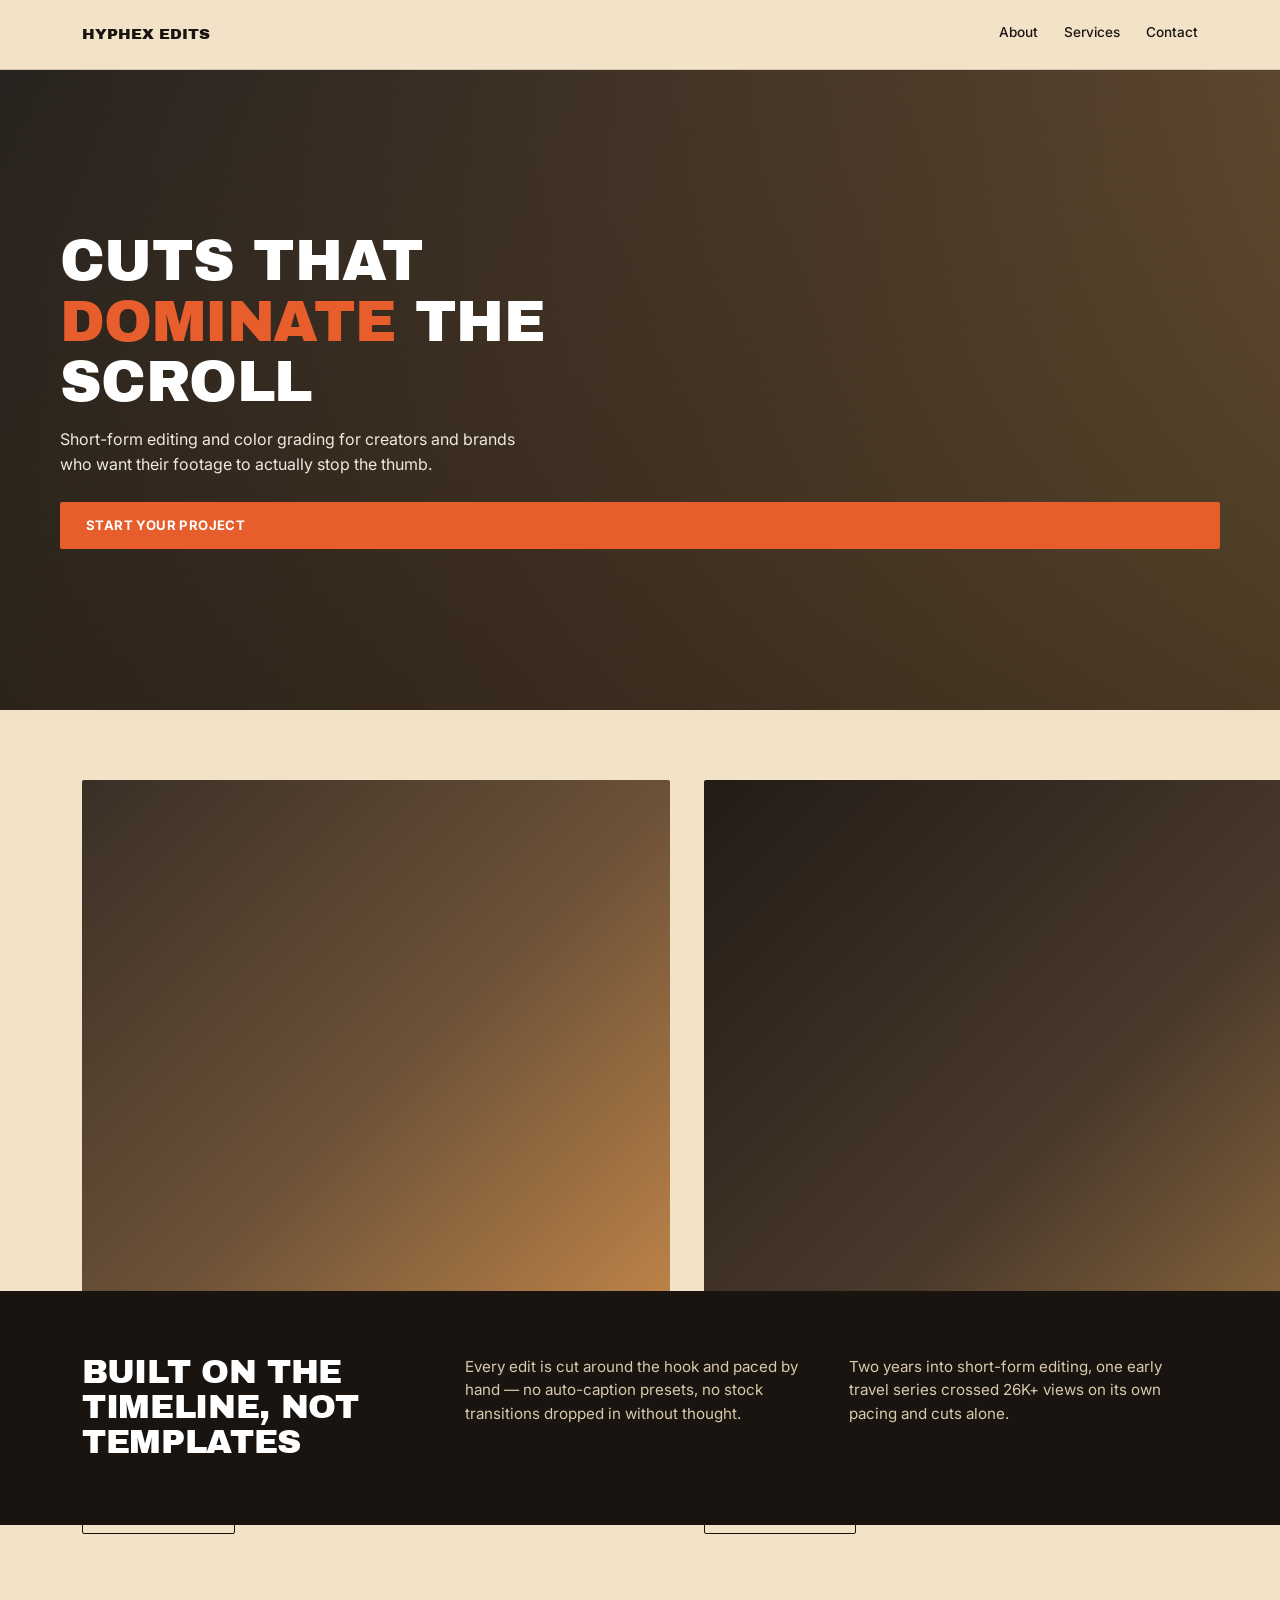
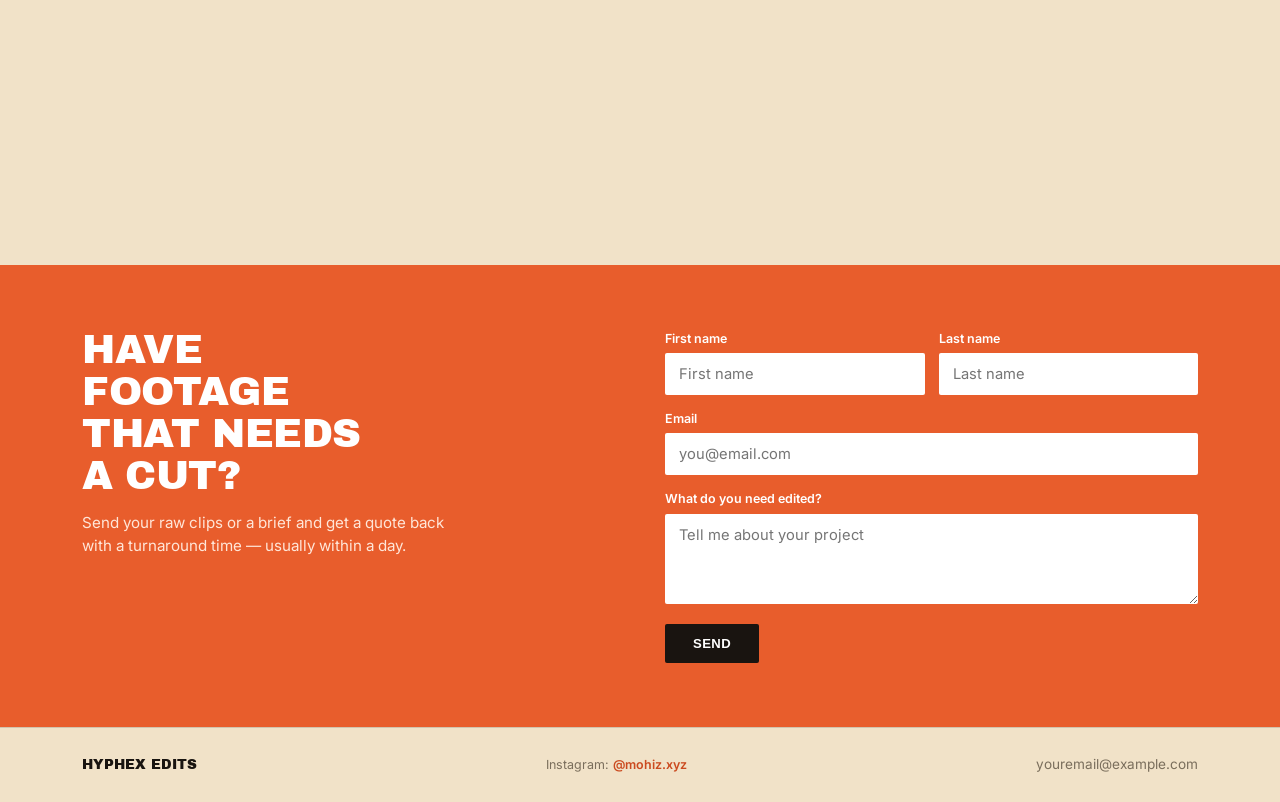
<file: index.html>
<!DOCTYPE html>
<html lang="en">
<head>
<meta charset="UTF-8">
<meta name="viewport" content="width=device-width, initial-scale=1.0">
<title>HyPhex Edits — Video Editing Services</title>
<link rel="stylesheet" href="style.css">
</head>
<body>

<nav>
  <div class="wrap">
    <div class="site-title">HyPhex Edits</div>
    <div class="navlinks">
      <a href="about.html">About</a>
      <a href="services.html">Services</a>
      <a href="contact.html">Contact</a>
    </div>
  </div>
</nav>

<header class="hero">
  <div class="hero-photo photo ph-1">
    <div class="hero-overlay">
      <h1>Cuts that <span class="accent">dominate</span> the scroll</h1>
      <p>Short-form editing and color grading for creators and brands who want their footage to actually stop the thumb.</p>
      <a href="contact.html" class="btn btn-orange">Start your project</a>
    </div>
  </div>
</header>

<section>
  <div class="wrap">
    <div class="section-split reveal-stagger reveal">
      <div class="card">
        <div class="card-photo photo ph-2"></div>
        <h3>Short-form Reels Editing</h3>
        <div class="price">From $60 / video</div>
        <p class="desc">Vertical edits paced for retention — hook, pacing, captions, done.</p>
        <a href="services.html" class="btn btn-outline">View details</a>
      </div>
      <div class="card">
        <div class="card-photo photo ph-3"></div>
        <h3>Color Grading &amp; LUTs</h3>
        <div class="price">From $40 / pack</div>
        <p class="desc">Custom DaVinci Resolve grades, exported as reusable LUTs.</p>
        <a href="services.html" class="btn btn-outline">View details</a>
      </div>
      <div class="card">
        <div class="card-photo photo ph-4"></div>
        <h3>Brand Concept Package</h3>
        <div class="price">From $150 / concept</div>
        <p class="desc">Full concept-to-export short-form package for local businesses.</p>
        <a href="services.html" class="btn btn-outline">View details</a>
      </div>
    </div>
  </div>
</section>

<div class="statement-band reveal">
  <div class="wrap">
    <h2>Built on the timeline, not templates</h2>
    <p>Every edit is cut around the hook and paced by hand — no auto-caption presets, no stock transitions dropped in without thought.</p>
    <p>Two years into short-form editing, one early travel series crossed 26K+ views on its own pacing and cuts alone.</p>
  </div>
</div>

<div class="duo-photo photo ph-5 reveal" style="min-height:340px;"></div>

<div class="cta-block reveal">
  <div class="wrap">
    <div>
      <h2>Have footage that needs a cut?</h2>
      <p>Send your raw clips or a brief and get a quote back with a turnaround time — usually within a day.</p>
    </div>
    <form action="https://formspree.io/f/mkjnvrjn" method="POST">
      <div class="form-row">
        <div><label>First name</label><input type="text" name="first_name" placeholder="First name" required></div>
        <div><label>Last name</label><input type="text" name="last_name" placeholder="Last name" required></div>
      </div>
      <div><label>Email</label><input type="email" name="email" placeholder="you@email.com" required></div>
      <div><label>What do you need edited?</label><textarea name="message" placeholder="Tell me about your project" required></textarea></div>
      <button type="submit" class="submit-btn">Send</button>
    </form>
  </div>
</div>

<footer>
  <div class="wrap">
    <div class="site-title">HyPhex Edits</div>
    <div class="made-with">Instagram: <a href="https://instagram.com/mohiz.xyz" target="_blank">@mohiz.xyz</a></div>
    <div class="socials">youremail@example.com</div>
  </div>
</footer>

<script>
  const revealEls = document.querySelectorAll('.reveal');
  const io = new IntersectionObserver((entries) => {
    entries.forEach(entry => {
      if (entry.isIntersecting) {
        entry.target.classList.add('in-view');
        io.unobserve(entry.target);
      }
    });
  }, { threshold: 0.15, rootMargin: '0px 0px -60px 0px' });
  revealEls.forEach(el => io.observe(el));
</script>
</body>
</html>


</body>
</html>
</file>
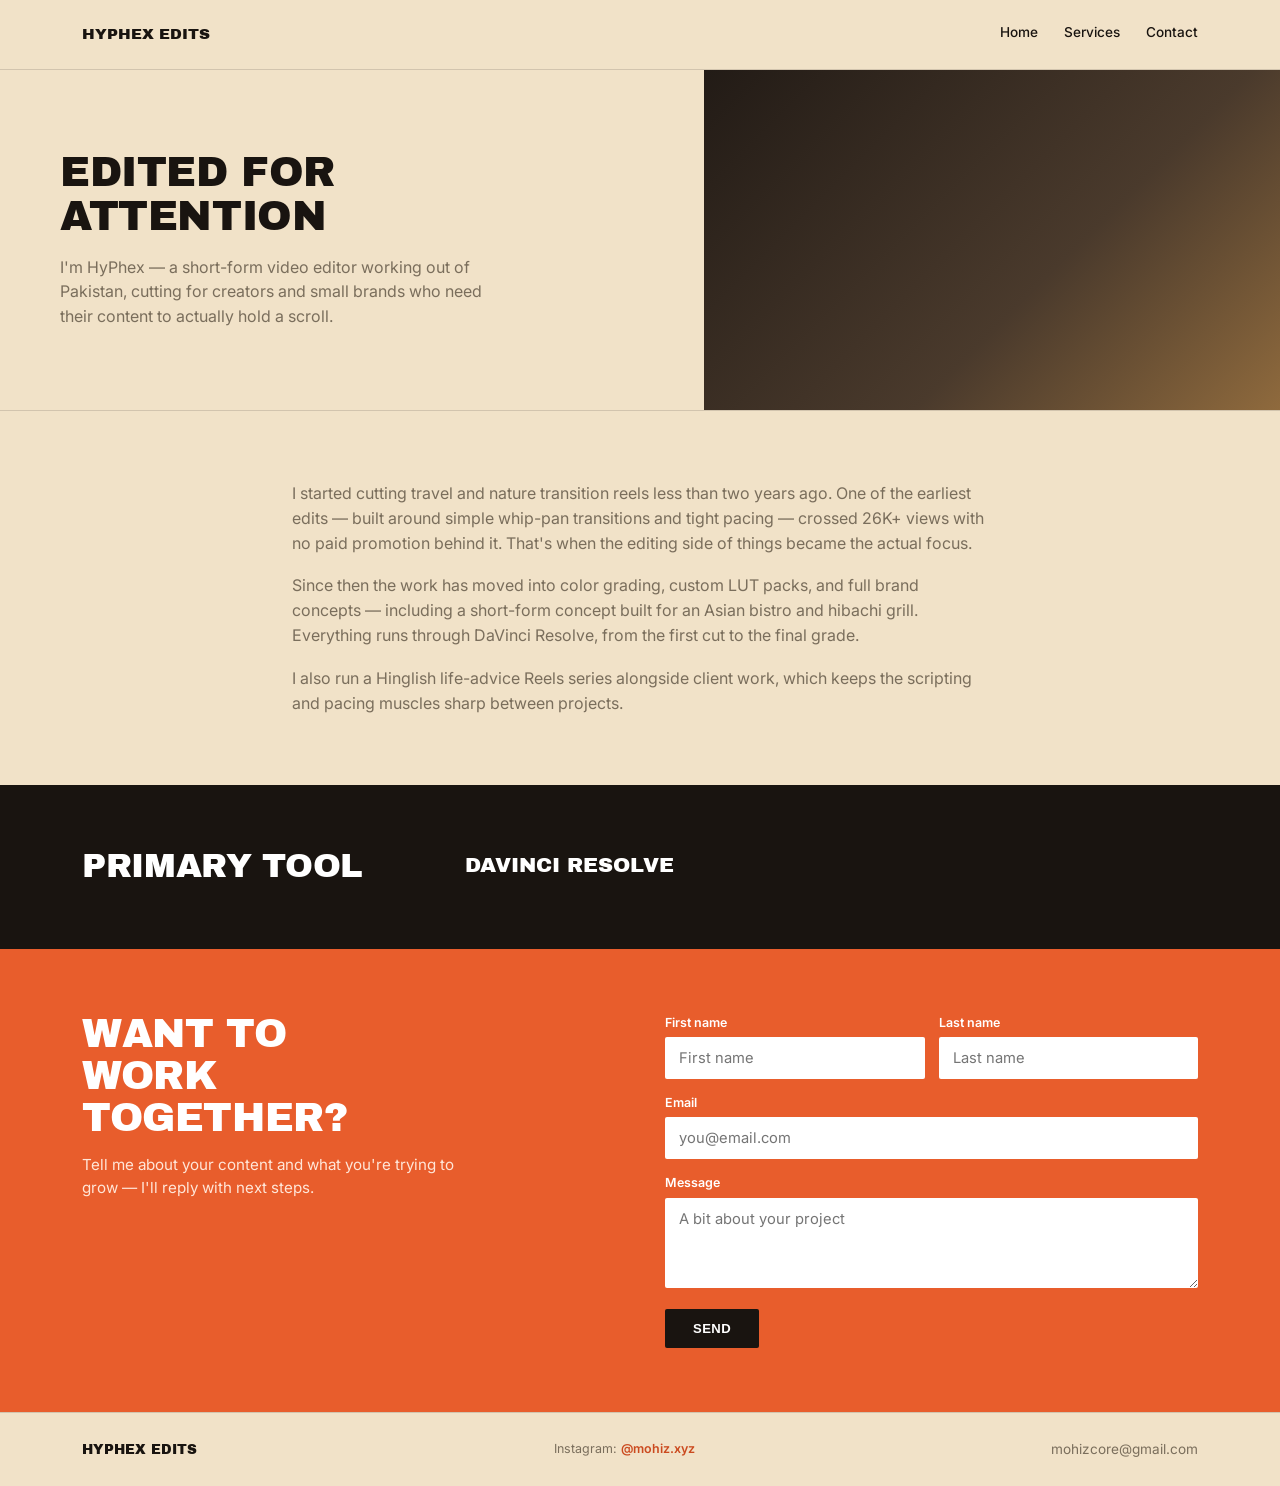
<file: about.html>
<!DOCTYPE html>
<html lang="en">
<head>
<meta charset="UTF-8">
<meta name="viewport" content="width=device-width, initial-scale=1.0">
<title>About — HyPhex Edits</title>
<link rel="stylesheet" href="style.css">
</head>
<body>

<nav>
  <div class="wrap">
    <div class="site-title">HyPhex Edits</div>
    <div class="navlinks">
      <a href="index.html">Home</a>
      <a href="services.html">Services</a>
      <a href="contact.html">Contact</a>
    </div>
  </div>
</nav>

<div class="page-hero">
  <div class="page-hero-text">
    <h1>Edited for attention</h1>
    <p>I'm HyPhex — a short-form video editor working out of Pakistan, cutting for creators and small brands who need their content to actually hold a scroll.</p>
  </div>
  <div class="page-hero-photo photo ph-3"></div>
</div>

<section>
  <div class="wrap" style="max-width:760px;">
    <p style="margin-bottom:18px; color:var(--grey);">I started cutting travel and nature transition reels less than two years ago. One of the earliest edits — built around simple whip-pan transitions and tight pacing — crossed 26K+ views with no paid promotion behind it. That's when the editing side of things became the actual focus.</p>
    <p style="margin-bottom:18px; color:var(--grey);">Since then the work has moved into color grading, custom LUT packs, and full brand concepts — including a short-form concept built for an Asian bistro and hibachi grill. Everything runs through DaVinci Resolve, from the first cut to the final grade.</p>
    <p style="color:var(--grey);">I also run a Hinglish life-advice Reels series alongside client work, which keeps the scripting and pacing muscles sharp between projects.</p>
  </div>
</section>

<div class="statement-band">
  <div class="wrap">
    <h2>Primary tool</h2>
    <p style="color:#fff; font-family:'Archivo Black'; font-size:1.3rem; text-transform:uppercase;">DaVinci Resolve</p>
  </div>
</div>

<div class="cta-block">
  <div class="wrap">
    <div>
      <h2>Want to work together?</h2>
      <p>Tell me about your content and what you're trying to grow — I'll reply with next steps.</p>
    </div>
    <form>
      <div class="form-row">
        <div><label>First name</label><input type="text" placeholder="First name"></div>
        <div><label>Last name</label><input type="text" placeholder="Last name"></div>
      </div>
      <div><label>Email</label><input type="email" placeholder="you@email.com"></div>
      <div><label>Message</label><textarea placeholder="A bit about your project"></textarea></div>
      <button type="submit" class="submit-btn">Send</button>
    </form>
  </div>
</div>

<footer>
  <div class="wrap">
    <div class="site-title">HyPhex Edits</div>
    <div class="made-with">Instagram: <a href="https://instagram.com/mohiz.xyz" target="_blank">@mohiz.xyz</a></div>
    <div class="socials">mohizcore@gmail.com</div>
  </div>
</footer>

</body>
</html>
</file>
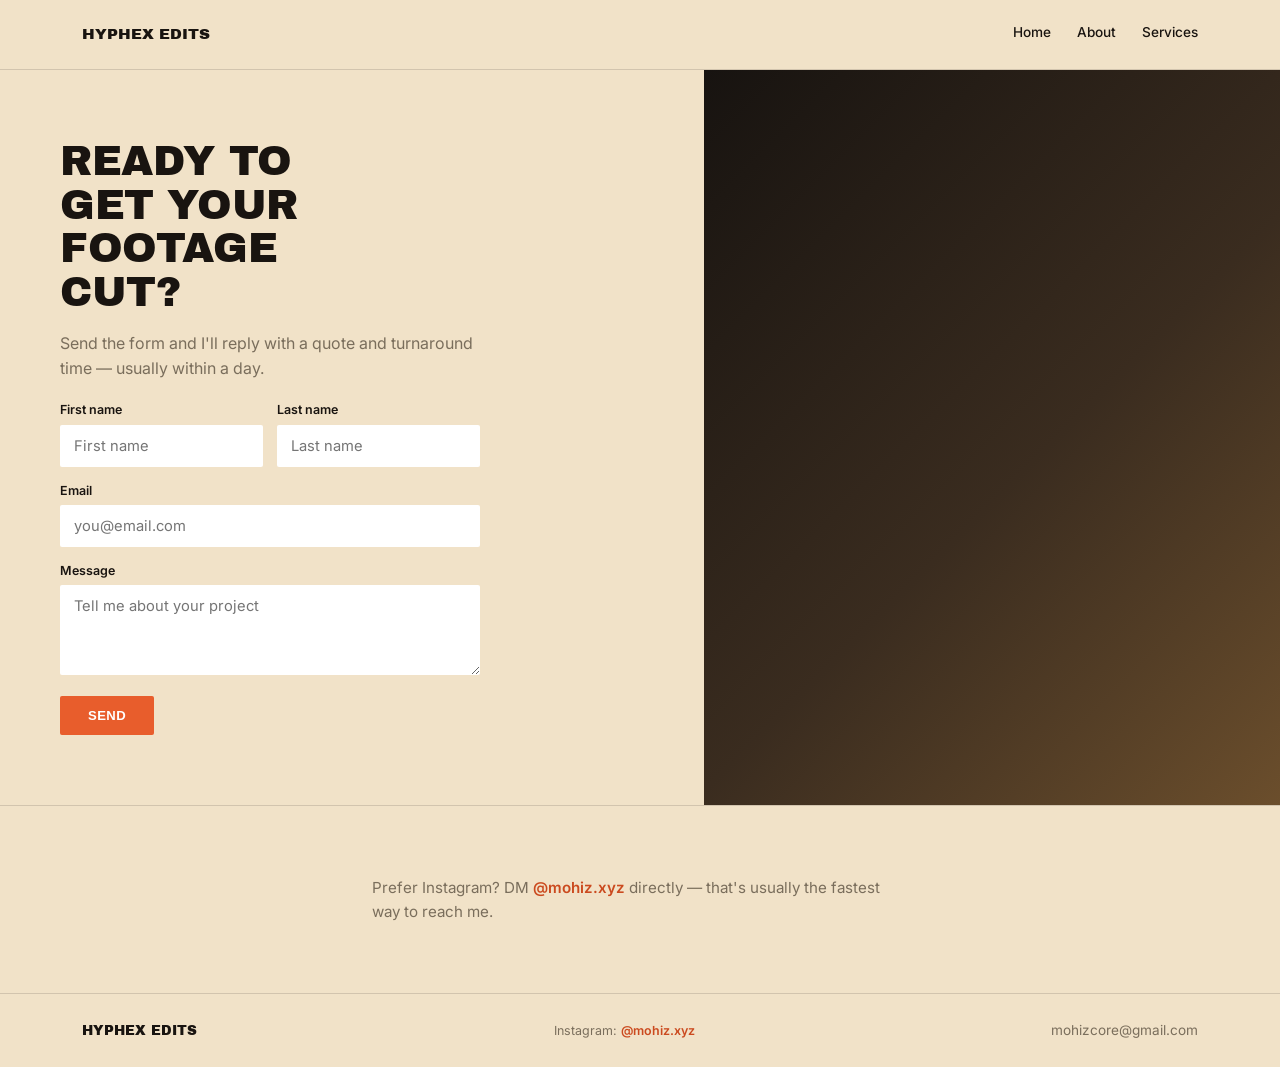
<file: contact.html>
<!DOCTYPE html>
<html lang="en">
<head>
<meta charset="UTF-8">
<meta name="viewport" content="width=device-width, initial-scale=1.0">
<title>Contact — HyPhex Edits</title>
<link rel="stylesheet" href="style.css">
</head>
<body>

<nav>
  <div class="wrap">
    <div class="site-title">HyPhex Edits</div>
    <div class="navlinks">
      <a href="index.html">Home</a>
      <a href="about.html">About</a>
      <a href="services.html">Services</a>
    </div>
  </div>
</nav>

<div class="page-hero contact-page">
  <div class="page-hero-text">
    <h1>Ready to get your footage cut?</h1>
    <p>Send the form and I'll reply with a quote and turnaround time — usually within a day.</p>
    <form style="margin-top:20px; max-width:420px;" action="https://formspree.io/f/mkjnvrjn" method="POST">
      <div class="form-row">
        <div><label>First name</label><input type="text" name="first_name" placeholder="First name" required></div>
        <div><label>Last name</label><input type="text" name="last_name" placeholder="Last name" required></div>
      </div>
      <div><label>Email</label><input type="email" name="email" placeholder="you@email.com" required></div>
      <div><label>Message</label><textarea name="message" placeholder="Tell me about your project" required></textarea></div>
      <button type="submit" class="submit-btn">Send</button>
    </form>
  </div>
  <div class="page-hero-photo photo ph-4"></div>
</div>

<section>
  <div class="wrap" style="max-width:600px;">
    <p style="color:var(--grey); font-size:0.95rem;">Prefer Instagram? DM <a href="https://instagram.com/mohiz.xyz" target="_blank" style="color:var(--orange-deep); font-weight:600;">@mohiz.xyz</a> directly — that's usually the fastest way to reach me.</p>
  </div>
</section>

<footer>
  <div class="wrap">
    <div class="site-title">HyPhex Edits</div>
    <div class="made-with">Instagram: <a href="https://instagram.com/mohiz.xyz" target="_blank">@mohiz.xyz</a></div>
    <div class="socials">mohizcore@gmail.com</div>
  </div>
</footer>

</body>
</html>
</file>
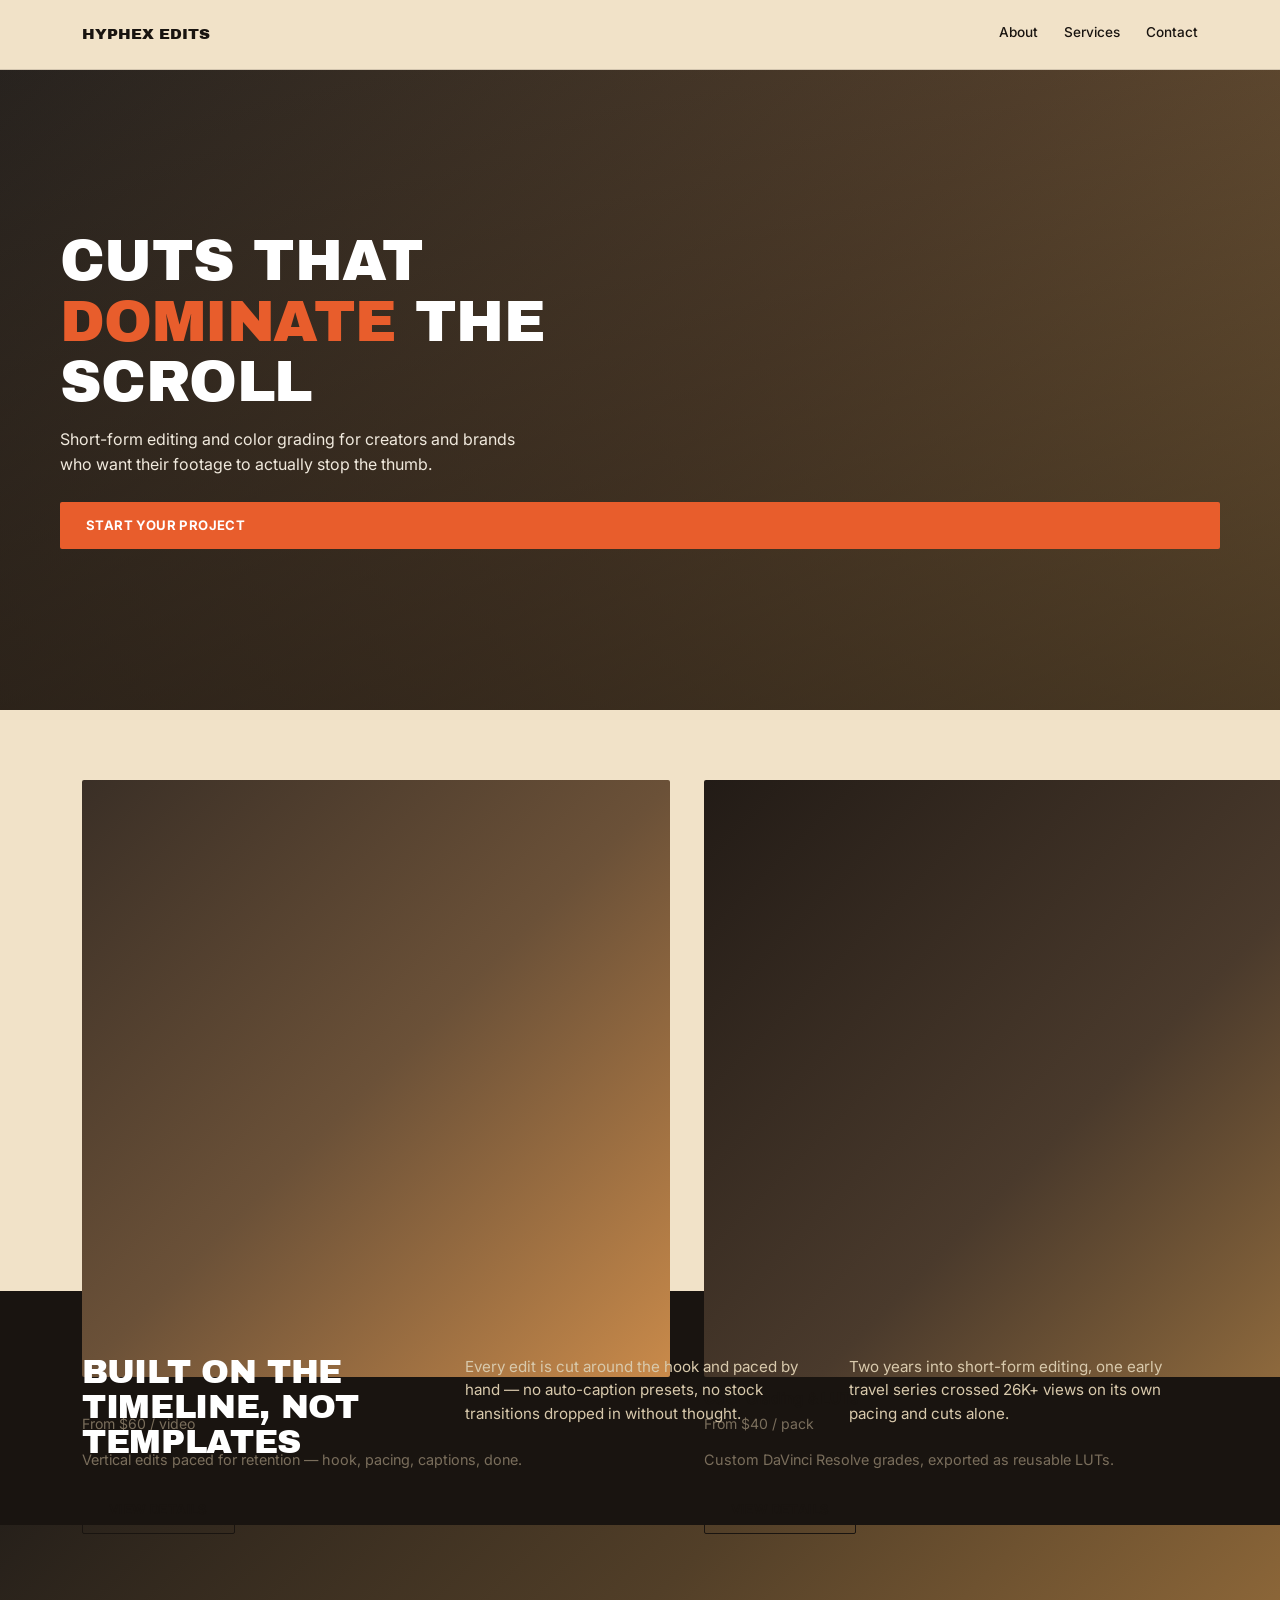
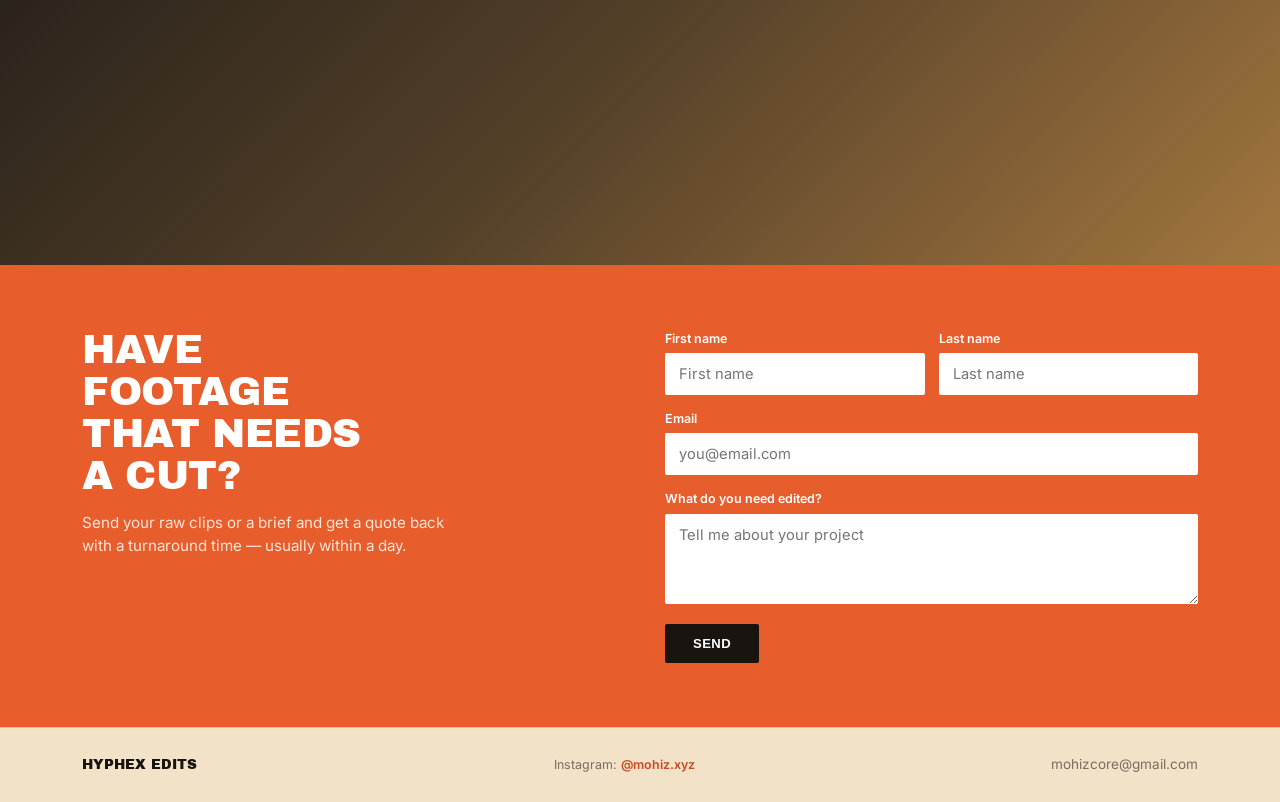
<file: services.html>
<!DOCTYPE html>
<html lang="en">
<head>
<meta charset="UTF-8">
<meta name="viewport" content="width=device-width, initial-scale=1.0">
<title>HyPhex Edits — Video Editing Services</title>
<link rel="stylesheet" href="style.css">
</head>
<body>

<nav>
  <div class="wrap">
    <div class="site-title">HyPhex Edits</div>
    <div class="navlinks">
      <a href="about.html">About</a>
      <a href="services.html">Services</a>
      <a href="contact.html">Contact</a>
    </div>
  </div>
</nav>

<header class="hero">
  <div class="hero-photo photo ph-1">
    <div class="hero-overlay">
      <h1>Cuts that <span class="accent">dominate</span> the scroll</h1>
      <p>Short-form editing and color grading for creators and brands who want their footage to actually stop the thumb.</p>
      <a href="contact.html" class="btn btn-orange">Start your project</a>
    </div>
  </div>
</header>

<section>
  <div class="wrap">
    <div class="section-split">
      <div class="card">
        <div class="card-photo photo ph-2"></div>
        <h3>Short-form Reels Editing</h3>
        <div class="price">From $60 / video</div>
        <p class="desc">Vertical edits paced for retention — hook, pacing, captions, done.</p>
        <a href="services.html" class="btn btn-outline">View details</a>
      </div>
      <div class="card">
        <div class="card-photo photo ph-3"></div>
        <h3>Color Grading &amp; LUTs</h3>
        <div class="price">From $40 / pack</div>
        <p class="desc">Custom DaVinci Resolve grades, exported as reusable LUTs.</p>
        <a href="services.html" class="btn btn-outline">View details</a>
      </div>
      <div class="card">
        <div class="card-photo photo ph-4"></div>
        <h3>Brand Concept Package</h3>
        <div class="price">From $150 / concept</div>
        <p class="desc">Full concept-to-export short-form package for local businesses.</p>
        <a href="services.html" class="btn btn-outline">View details</a>
      </div>
    </div>
  </div>
</section>

<div class="statement-band">
  <div class="wrap">
    <h2>Built on the timeline, not templates</h2>
    <p>Every edit is cut around the hook and paced by hand — no auto-caption presets, no stock transitions dropped in without thought.</p>
    <p>Two years into short-form editing, one early travel series crossed 26K+ views on its own pacing and cuts alone.</p>
  </div>
</div>

<div class="duo-photo photo ph-5" style="min-height:340px;"></div>

<div class="cta-block">
  <div class="wrap">
    <div>
      <h2>Have footage that needs a cut?</h2>
      <p>Send your raw clips or a brief and get a quote back with a turnaround time — usually within a day.</p>
    </div>
    <form action="https://formspree.io/f/mkjnvrjn" method="POST">
      <div class="form-row">
        <div><label>First name</label><input type="text" name="first_name" placeholder="First name" required></div>
        <div><label>Last name</label><input type="text" name="last_name" placeholder="Last name" required></div>
      </div>
      <div><label>Email</label><input type="email" name="email" placeholder="you@email.com" required></div>
      <div><label>What do you need edited?</label><textarea name="message" placeholder="Tell me about your project" required></textarea></div>
      <button type="submit" class="submit-btn">Send</button>
    </form>
  </div>
</div>

<footer>
  <div class="wrap">
    <div class="site-title">HyPhex Edits</div>
    <div class="made-with">Instagram: <a href="https://instagram.com/mohiz.xyz" target="_blank">@mohiz.xyz</a></div>
    <div class="socials">mohizcore@gmail.com</div>
  </div>
</footer>

</body>
</html>
</file>
<file: style.css>
@import url('https://fonts.googleapis.com/css2?family=Archivo+Black&family=Inter:wght@400;500;600;700&display=swap');

:root{
  --cream:#F1E2C8;
  --cream-deep:#EAD5AE;
  --ink:#191410;
  --orange:#E85D2C;
  --orange-deep:#CB4A1F;
  --grey:#7A6E5C;
  --line: rgba(25,20,16,0.14);
}
*{box-sizing:border-box; margin:0; padding:0;}
body{
  background:var(--cream);
  color:var(--ink);
  font-family:'Inter', sans-serif;
  line-height:1.55;
}
a{color:inherit; text-decoration:none;}
img,.photo{display:block; width:100%; height:100%; object-fit:cover;}
h1,h2,h3,.display{
  font-family:'Archivo Black', sans-serif;
  font-weight:400;
  line-height:1.05;
  letter-spacing:-0.01em;
  text-transform:uppercase;
}
.wrap{max-width:1180px; margin:0 auto; padding:0 32px;}

/* NAV */
nav{padding:22px 0; border-bottom:1px solid var(--line);}
nav .wrap{display:flex; align-items:center; justify-content:space-between;}
.site-title{font-family:'Archivo Black'; font-size:0.95rem; text-transform:uppercase;}
.navlinks{display:flex; gap:26px; font-size:0.85rem; font-weight:500;}
.navlinks a:hover{color:var(--orange-deep);}
@media(max-width:640px){ .navlinks{gap:16px; font-size:0.78rem;} }

/* PHOTO PLACEHOLDER BLOCKS (stand in for real photography) */
.photo{
  background-size:cover; background-position:center;
}
.ph-1{background:linear-gradient(135deg,#2b2622,#5c4630 55%,#8a6a3f);}
.ph-2{background:linear-gradient(135deg,#3a2f26,#6b5138 50%,#c98a4a);}
.ph-3{background:linear-gradient(135deg,#221b16,#4a3a2c 60%,#8f6a3d);}
.ph-4{background:linear-gradient(135deg,#171310,#3a2c1f 55%,#6b4e2c);}
.ph-5{background:linear-gradient(135deg,#26201a,#523f28 45%,#a3763f);}

/* HERO */
.hero{
  display:grid; grid-template-columns:1fr; position:relative;
}
.hero-photo{
  aspect-ratio:16/8; position:relative;
}
@media(max-width:720px){ .hero-photo{aspect-ratio:4/5;} }
.hero-overlay{
  position:absolute; inset:0;
  background:linear-gradient(180deg, rgba(20,16,12,0.15), rgba(20,16,12,0.55));
  display:flex; flex-direction:column; justify-content:center; padding:60px;
}
.hero-overlay h1{
  color:#fff; font-size:clamp(2.1rem,5vw,3.6rem); max-width:14ch; margin-bottom:14px;
}
.hero-overlay h1 .accent{color:var(--orange);}
.hero-overlay p{color:#f0e9dd; max-width:46ch; margin-bottom:26px; font-size:1rem;}
@media(max-width:720px){ .hero-overlay{padding:32px 26px;} }

.btn{
  display:inline-block; padding:13px 26px; font-size:0.82rem; font-weight:700;
  letter-spacing:0.03em; text-transform:uppercase; border-radius:2px;
}
.btn-orange{background:var(--orange); color:#fff;}
.btn-orange:hover{background:var(--orange-deep);}
.btn-outline{border:1px solid var(--ink); color:var(--ink);}
.btn-light{background:#fff; color:var(--ink);}

/* SIMPLE PAGE HERO (About / Contact / Services) */
.page-hero{
  display:grid; grid-template-columns:1.1fr 0.9fr; gap:0; border-bottom:1px solid var(--line);
}
@media(max-width:820px){ .page-hero{grid-template-columns:1fr;} }
.page-hero-text{padding:70px 60px; display:flex; flex-direction:column; justify-content:center;}
.page-hero-text h1{font-size:clamp(1.9rem,4vw,2.6rem); margin-bottom:16px; max-width:12ch;}
.page-hero-text p{color:var(--grey); max-width:44ch; font-size:1rem;}
.page-hero-photo{min-height:340px;}
@media(max-width:820px){ .page-hero-text{padding:48px 28px;} }

/* SECTIONS */
section{padding:70px 0;}
.section-split{
  display:grid; grid-template-columns:repeat(3,1fr); gap:34px;
}
@media(max-width:820px){ .section-split{grid-template-columns:1fr;} }

/* PRODUCT / SERVICE CARDS */
.card{}
.card-photo{aspect-ratio:4/3; margin-bottom:14px; border-radius:2px; overflow:hidden;}
.card h3{font-size:0.95rem; margin-bottom:6px; text-transform:none; font-family:'Inter'; font-weight:700;}
.card .price{color:var(--grey); font-size:0.88rem; margin-bottom:14px;}
.card p.desc{color:var(--grey); font-size:0.9rem; margin-bottom:14px;}

/* BOLD STATEMENT BAND */
.statement-band{
  background:var(--ink); color:var(--cream); padding:64px 0;
}
.statement-band .wrap{
  display:grid; grid-template-columns:1fr 1fr 1fr; gap:34px; align-items:start;
}
@media(max-width:820px){ .statement-band .wrap{grid-template-columns:1fr;} }
.statement-band h2{font-size:clamp(1.6rem,3.2vw,2.1rem); color:#fff;}
.statement-band p{color:#d8c9ac; font-size:0.95rem;}

/* IMAGE + STATEMENT DUO */
.duo{display:grid; grid-template-columns:1fr 1fr;}
@media(max-width:820px){ .duo{grid-template-columns:1fr;} }
.duo-photo{min-height:420px;}
@media(max-width:820px){ .duo-photo{min-height:260px;} }

/* CTA BLOCK (orange, with form) */
.cta-block{background:var(--orange); color:#fff; padding:64px 0;}
.cta-block .wrap{display:grid; grid-template-columns:1fr 1fr; gap:50px; align-items:start;}
@media(max-width:820px){ .cta-block .wrap{grid-template-columns:1fr;} }
.cta-block h2{font-size:clamp(1.8rem,3.6vw,2.5rem); color:#fff; margin-bottom:14px; max-width:11ch;}
.cta-block p{color:#ffe6d8; max-width:38ch; font-size:0.95rem;}

/* FORM */
form{display:flex; flex-direction:column; gap:14px;}
.form-row{display:grid; grid-template-columns:1fr 1fr; gap:14px;}
@media(max-width:480px){ .form-row{grid-template-columns:1fr;} }
label{font-size:0.78rem; font-weight:600; margin-bottom:5px; display:block;}
input, textarea{
  width:100%; border:none; border-radius:2px; padding:12px 14px;
  font-family:'Inter'; font-size:0.92rem; background:#fff; color:var(--ink);
}
textarea{min-height:90px; resize:vertical;}
.cta-block .submit-btn, .contact-page .submit-btn{
  align-self:flex-start; background:var(--ink); color:#fff; border:none;
  padding:12px 28px; font-size:0.82rem; font-weight:700; text-transform:uppercase;
  border-radius:2px; cursor:pointer; letter-spacing:0.03em;
}
.contact-page form{background:transparent;}
.contact-page .submit-btn{background:var(--orange);}

/* FOOTER */
footer{padding:26px 0; border-top:1px solid var(--line);}
footer .wrap{display:flex; justify-content:space-between; align-items:center; flex-wrap:wrap; gap:12px;}
footer .site-title{font-size:0.85rem;}
footer .made-with{font-size:0.78rem; color:var(--grey);}
footer .made-with a{color:var(--orange-deep); font-weight:600;}
footer .socials{display:flex; gap:12px; font-size:0.85rem; color:var(--grey);}

/* ================= ANIMATIONS ================= */

/* nav underline on links */
.navlinks a{position:relative; padding-bottom:4px;}
.navlinks a::after{
  content:''; position:absolute; left:0; bottom:0; width:0; height:1.5px;
  background:var(--orange); transition:width 0.3s ease;
}
.navlinks a:hover::after{width:100%;}
.navlinks a{transition:color 0.25s ease;}

/* site title subtle pulse on load */
.site-title{animation:fadeDown 0.6s ease both;}

/* hero entrance */
.hero-overlay h1{animation:fadeUp 0.8s ease both 0.1s;}
.hero-overlay p{animation:fadeUp 0.8s ease both 0.28s;}
.hero-overlay .btn{animation:fadeUp 0.8s ease both 0.44s;}
.hero-photo{animation:heroZoom 1.4s ease both;}

@keyframes fadeDown{
  from{opacity:0; transform:translateY(-14px);}
  to{opacity:1; transform:translateY(0);}
}
@keyframes fadeUp{
  from{opacity:0; transform:translateY(22px);}
  to{opacity:1; transform:translateY(0);}
}
@keyframes heroZoom{
  from{clip-path:inset(0 0 0 0); filter:brightness(0.85) saturate(0.9); transform:scale(1.06);}
  to{filter:brightness(1) saturate(1); transform:scale(1);}
}

/* buttons */
.btn{transition:background 0.25s ease, transform 0.2s ease, box-shadow 0.25s ease, color 0.25s ease;}
.btn-orange:hover{transform:translateY(-2px); box-shadow:0 8px 20px rgba(232,93,44,0.35);}
.btn-orange:active{transform:translateY(0); box-shadow:none;}
.btn-outline{transition:background 0.25s ease, color 0.25s ease, transform 0.2s ease;}
.btn-outline:hover{background:var(--ink); color:#fff; transform:translateY(-2px);}

.submit-btn{transition:background 0.25s ease, transform 0.15s ease, box-shadow 0.25s ease;}
.submit-btn:hover{transform:translateY(-2px); box-shadow:0 8px 18px rgba(0,0,0,0.25);}
.submit-btn:active{transform:scale(0.97);}

/* form inputs */
input, textarea{transition:box-shadow 0.25s ease, transform 0.2s ease;}
input:focus, textarea:focus{
  outline:none; box-shadow:0 0 0 3px rgba(232,93,44,0.35); transform:translateY(-1px);
}

/* cards */
.card{transition:transform 0.35s ease;}
.card:hover{transform:translateY(-6px);}
.card-photo{transition:transform 0.5s ease, filter 0.5s ease;}
.card:hover .card-photo{transform:scale(1.04); filter:brightness(1.08);}

/* scroll-reveal: elements start hidden, JS adds .in-view */
.reveal{opacity:0; transform:translateY(28px); transition:opacity 0.7s ease, transform 0.7s ease;}
.reveal.in-view{opacity:1; transform:translateY(0);}
.reveal-stagger.in-view .card:nth-child(1){transition-delay:0s;}
.reveal-stagger.in-view .card:nth-child(2){transition-delay:0.12s;}
.reveal-stagger.in-view .card:nth-child(3){transition-delay:0.24s;}
.reveal-stagger .card{opacity:0; transform:translateY(24px); transition:opacity 0.6s ease, transform 0.6s ease;}
.reveal-stagger.in-view .card{opacity:1; transform:translateY(0);}

/* duo photo subtle reveal via clip */
.duo-photo.reveal{transform:none; clip-path:inset(0 0 100% 0);}
.duo-photo.reveal.in-view{clip-path:inset(0 0 0% 0); transition:clip-path 0.9s cubic-bezier(.2,.8,.2,1);}

/* respect reduced motion */
@media (prefers-reduced-motion: reduce){
  *{animation:none !important; transition:none !important;}
}
</file>
